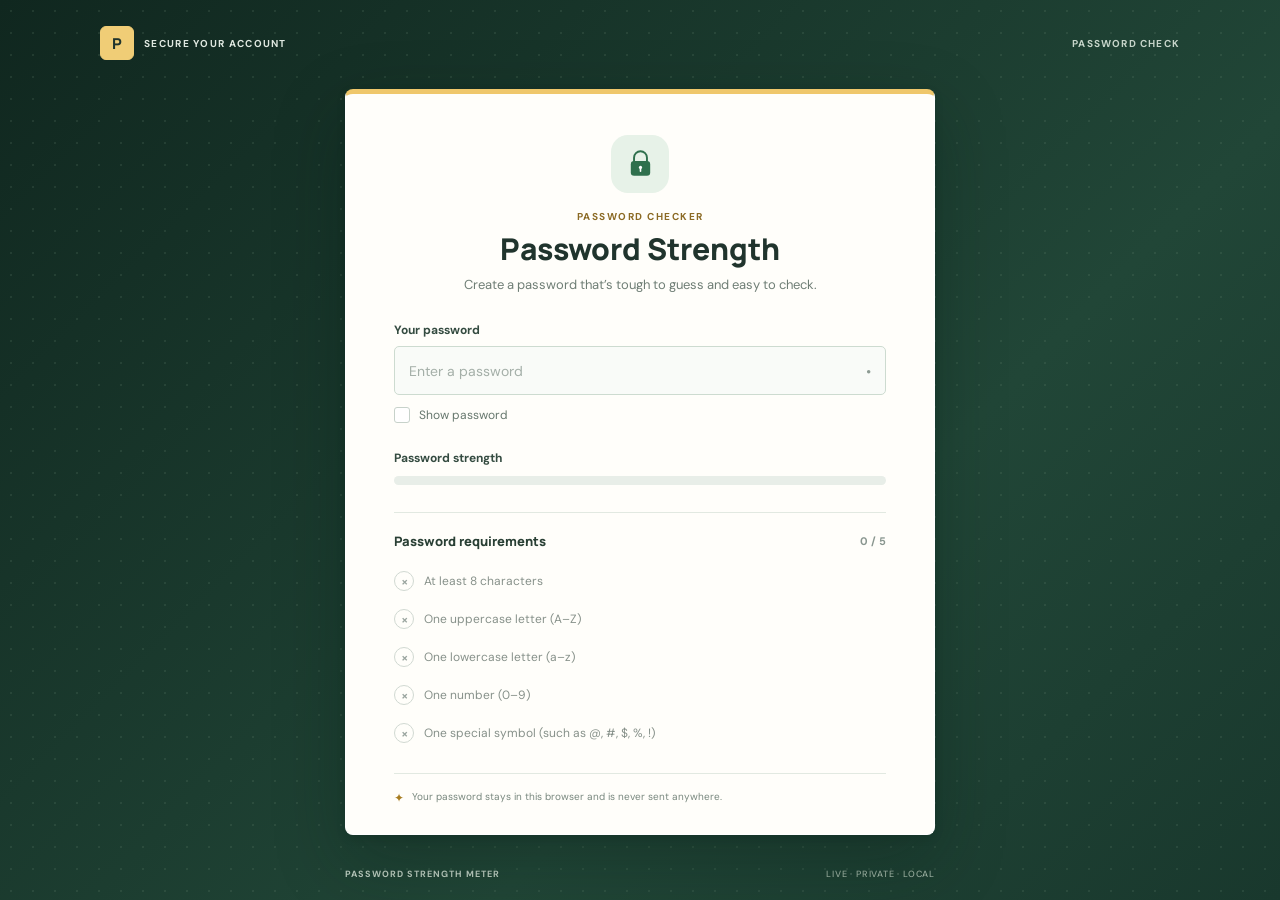
<file: FRONT END MID TERM 2/password-strength-meter/index.html>
<!DOCTYPE html>
<html lang="en">
<head>
  <meta charset="UTF-8">
  <meta name="viewport" content="width=device-width, initial-scale=1.0">
  <meta name="theme-color" content="#f2f6f2">
  <title>Password Strength Meter</title>
  <link rel="preconnect" href="https://fonts.googleapis.com">
  <link rel="preconnect" href="https://fonts.gstatic.com" crossorigin>
  <link href="https://fonts.googleapis.com/css2?family=DM+Sans:wght@400;500;600;700&family=Manrope:wght@500;600;700;800&display=swap" rel="stylesheet">
  <link rel="stylesheet" href="style.css">
  <script src="script.js" defer></script>
</head>
<body>
  <main class="page-shell">
    <header class="topline">
      <a class="brand" href="#main" aria-label="Password Strength Meter home">
        <span class="brand-mark" aria-hidden="true">P</span>
        <span>SECURE YOUR ACCOUNT</span>
      </a>
      <span class="topline-note">PASSWORD CHECK</span>
    </header>

    <section class="meter-card" id="main" aria-labelledby="page-title">
      <div class="card-heading">
        <div class="lock-illustration" aria-hidden="true">
          <svg viewBox="0 0 48 48" fill="none">
            <path d="M14 21v-6a10 10 0 0 1 20 0v6" stroke="currentColor" stroke-width="3" stroke-linecap="round"/>
            <rect x="9" y="20" width="30" height="23" rx="5" fill="currentColor"/>
            <circle cx="24" cy="30" r="2.5" fill="#fff"/>
            <path d="M24 32.5V36" stroke="#fff" stroke-width="2.5" stroke-linecap="round"/>
          </svg>
        </div>
        <p class="eyebrow">PASSWORD CHECKER</p>
        <h1 id="page-title">Password Strength</h1>
        <p class="intro">Create a password that’s tough to guess and easy to check.</p>
      </div>

      <form class="password-form" autocomplete="off" onsubmit="return false">
        <label class="field-label" for="password-input">Your password</label>
        <div class="input-shell">
          <input
            id="password-input"
            name="password"
            type="password"
            placeholder="Enter a password"
            autocomplete="new-password"
            aria-describedby="strength-label"
            spellcheck="false"
          >
          <span class="input-lock" aria-hidden="true">●</span>
        </div>

        <label class="visibility-toggle" for="show-password">
          <input id="show-password" type="checkbox">
          <span class="custom-checkbox" aria-hidden="true"></span>
          <span>Show password</span>
        </label>

        <div class="strength-block" aria-live="polite">
          <div class="strength-heading">
            <span class="field-label">Password strength</span>
            <span class="strength-label" id="strength-label"></span>
          </div>
          <div
            class="strength-track"
            id="strength-track"
            role="progressbar"
            aria-label="Password strength"
            aria-valuemin="0"
            aria-valuemax="5"
            aria-valuenow="0"
          >
            <span class="strength-fill" id="strength-fill"></span>
          </div>
        </div>
      </form>

      <div class="rules-section">
        <div class="rules-heading">
          <h2>Password requirements</h2>
          <span id="rules-count" class="rules-count">0 / 5</span>
        </div>
        <ul class="rules-list" id="rules-list" aria-live="polite">
          <li class="rule" data-rule="length">
            <span class="rule-icon" aria-hidden="true">×</span>
            <span>At least 8 characters</span>
          </li>
          <li class="rule" data-rule="uppercase">
            <span class="rule-icon" aria-hidden="true">×</span>
            <span>One uppercase letter (A–Z)</span>
          </li>
          <li class="rule" data-rule="lowercase">
            <span class="rule-icon" aria-hidden="true">×</span>
            <span>One lowercase letter (a–z)</span>
          </li>
          <li class="rule" data-rule="number">
            <span class="rule-icon" aria-hidden="true">×</span>
            <span>One number (0–9)</span>
          </li>
          <li class="rule" data-rule="special">
            <span class="rule-icon" aria-hidden="true">×</span>
            <span>One special symbol (such as @, #, $, %, !)</span>
          </li>
        </ul>
      </div>

      <p class="privacy-note"><span aria-hidden="true">✦</span> Your password stays in this browser and is never sent anywhere.</p>
    </section>

    <footer class="page-footer">PASSWORD STRENGTH METER <span>LIVE · PRIVATE · LOCAL</span></footer>
  </main>
</body>
</html>
</file>
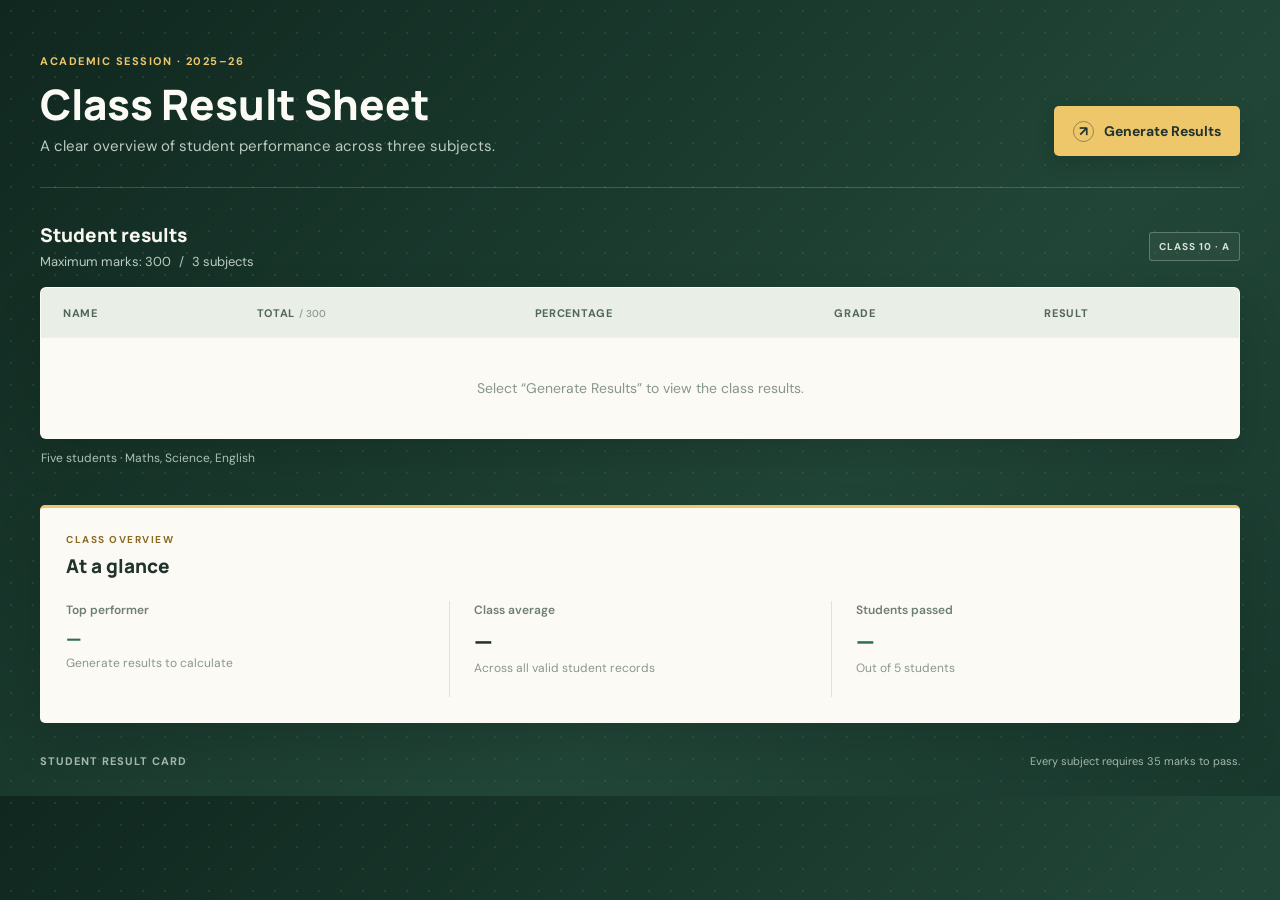
<file: FRONT END MID TERM 2/student-result-card/index.html>
<!DOCTYPE html>
<html lang="en">
<head>
  <meta charset="UTF-8">
  <meta name="viewport" content="width=device-width, initial-scale=1.0">
  <meta name="theme-color" content="#f4f7f5">
  <title>Student Result Card | Class Result Sheet</title>
  <link rel="preconnect" href="https://fonts.googleapis.com">
  <link rel="preconnect" href="https://fonts.gstatic.com" crossorigin>
  <link href="https://fonts.googleapis.com/css2?family=DM+Sans:wght@400;500;600;700&family=Manrope:wght@500;600;700;800&display=swap" rel="stylesheet">
  <link rel="stylesheet" href="style.css">
  <script src="script.js" defer></script>
</head>
<body>
  <main class="page-shell">
    <header class="page-header">
      <div>
        <p class="eyebrow">ACADEMIC SESSION · 2025–26</p>
        <h1>Class Result Sheet</h1>
        <p class="intro">A clear overview of student performance across three subjects.</p>
      </div>
      <button class="generate-button" id="generate-button" type="button">
        <span class="button-icon" aria-hidden="true">↗</span>
        Generate Results
      </button>
    </header>

    <section class="results-section" aria-labelledby="results-heading">
      <div class="section-heading">
        <div>
          <h2 id="results-heading">Student results</h2>
          <p>Maximum marks: 300 <span class="separator">/</span> 3 subjects</p>
        </div>
        <span class="class-tag">CLASS 10 · A</span>
      </div>

      <div class="table-wrap">
        <table>
          <caption class="visually-hidden">Student totals, percentage, grade, and pass or fail result</caption>
          <thead>
            <tr>
              <th scope="col">Name</th>
              <th scope="col">Total <span class="th-subtext">/ 300</span></th>
              <th scope="col">Percentage</th>
              <th scope="col">Grade</th>
              <th scope="col">Result</th>
            </tr>
          </thead>
          <tbody id="results-body">
            <tr class="empty-row">
              <td colspan="5">Select “Generate Results” to view the class results.</td>
            </tr>
          </tbody>
        </table>
      </div>
      <p class="table-note" id="table-note" aria-live="polite">Five students · Maths, Science, English</p>
    </section>

    <section class="summary-section" aria-labelledby="summary-heading" aria-live="polite">
      <div class="summary-title">
        <p class="eyebrow">CLASS OVERVIEW</p>
        <h2 id="summary-heading">At a glance</h2>
      </div>
      <div class="summary-grid" id="summary-grid">
        <article class="summary-item topper-item">
          <span class="summary-label">Top performer</span>
          <strong class="summary-value" id="topper-value">—</strong>
          <span class="summary-detail" id="topper-detail">Generate results to calculate</span>
        </article>
        <article class="summary-item average-item">
          <span class="summary-label">Class average</span>
          <strong class="summary-value" id="average-value">—</strong>
          <span class="summary-detail">Across all valid student records</span>
        </article>
        <article class="summary-item pass-item">
          <span class="summary-label">Students passed</span>
          <strong class="summary-value" id="passed-value">—</strong>
          <span class="summary-detail" id="passed-detail">Out of 5 students</span>
        </article>
      </div>
    </section>

    <footer class="page-footer">
      <span>STUDENT RESULT CARD</span>
      <span>Every subject requires 35 marks to pass.</span>
    </footer>
  </main>
</body>
</html>
</file>
<file: FRONT END MID TERM 2/password-strength-meter/style.css>
:root {
  color-scheme: light;
  --ink: #20352f;
  --muted: #788780;
  --line: #e2e9e3;
  --paper: #fff;
  --green: #23734f;
  --green-soft: #e9f5ed;
  --red: #d34b4c;
  --orange: #e18b2f;
  --font-body: "DM Sans", sans-serif;
  --font-display: "Manrope", sans-serif;
}

* {
  box-sizing: border-box;
}

body {
  min-width: 320px;
  min-height: 100vh;
  margin: 0;
  background-color: #f2f6f2;
  background-image: linear-gradient(130deg, #f8faf7 0%, #edf4ef 52%, #f6f7f0 100%);
  color: var(--ink);
  font-family: var(--font-body);
  -webkit-font-smoothing: antialiased;
}

button,
input {
  font: inherit;
}

.page-shell {
  width: min(100% - 40px, 1000px);
  min-height: 100vh;
  display: flex;
  flex-direction: column;
  margin: 0 auto;
  padding: 27px 0 22px;
}

.topline,
.brand,
.page-footer {
  display: flex;
  align-items: center;
  justify-content: space-between;
}

.topline {
  min-height: 32px;
  margin-bottom: 27px;
  animation: fade-down 400ms ease-out both;
}

.brand {
  justify-content: flex-start;
  gap: 10px;
  color: #64746b;
  font-size: 10px;
  font-weight: 700;
  letter-spacing: 1.3px;
  text-decoration: none;
}

.brand-mark {
  display: grid;
  width: 30px;
  height: 30px;
  place-items: center;
  border-radius: 50%;
  background: var(--green);
  color: #fff;
  font-family: var(--font-display);
  font-size: 15px;
  font-weight: 800;
  letter-spacing: 0;
}

.topline-note {
  color: #91a096;
  font-size: 10px;
  font-weight: 700;
  letter-spacing: 1.2px;
}

.meter-card {
  width: min(100%, 560px);
  margin: auto;
  padding: 38px 44px 25px;
  border: 1px solid #e7ece7;
  border-top: 4px solid var(--green);
  border-radius: 7px;
  background: var(--paper);
  box-shadow: 0 22px 65px #25453612, 0 3px 8px #25453608;
  animation: rise-in 500ms 60ms ease-out both;
}

.card-heading {
  text-align: center;
}

.lock-illustration {
  display: grid;
  width: 54px;
  height: 54px;
  place-items: center;
  margin: 0 auto 15px;
  border-radius: 50%;
  background: #eaf5ee;
  color: var(--green);
}

.lock-illustration svg {
  width: 31px;
  height: 31px;
}

.eyebrow {
  margin: 0 0 7px;
  color: var(--green);
  font-size: 10px;
  font-weight: 700;
  letter-spacing: 1.5px;
}

h1,
h2,
p {
  margin-top: 0;
}

h1,
h2 {
  font-family: var(--font-display);
}

h1 {
  margin-bottom: 8px;
  font-size: 27px;
  font-weight: 800;
  line-height: 1.25;
}

.intro {
  margin-bottom: 27px;
  color: var(--muted);
  font-size: 13px;
  line-height: 1.55;
}

.password-form {
  margin: 0;
}

.field-label {
  display: block;
  color: #43574e;
  font-size: 12px;
  font-weight: 700;
}

.input-shell {
  position: relative;
  margin-top: 8px;
}

.input-shell input {
  width: 100%;
  height: 49px;
  padding: 0 45px 0 14px;
  border: 1px solid #d6e0d9;
  border-radius: 4px;
  outline: 0;
  background: #fcfdfc;
  color: var(--ink);
  font-size: 14px;
  transition: border-color 160ms ease, box-shadow 160ms ease, background-color 160ms ease;
}

.input-shell input::placeholder {
  color: #a4afa8;
}

.input-shell input:focus {
  border-color: #4b9a70;
  background: #fff;
  box-shadow: 0 0 0 3px #4b9a701a;
}

.input-lock {
  position: absolute;
  top: 50%;
  right: 15px;
  transform: translateY(-50%);
  color: #8d9b93;
  font-size: 8px;
}

.visibility-toggle {
  display: inline-flex;
  align-items: center;
  gap: 9px;
  margin-top: 12px;
  color: #718078;
  cursor: pointer;
  font-size: 12px;
  user-select: none;
}

.visibility-toggle input {
  position: absolute;
  width: 1px;
  height: 1px;
  opacity: 0;
}

.custom-checkbox {
  display: grid;
  width: 16px;
  height: 16px;
  place-items: center;
  border: 1px solid #c7d2ca;
  border-radius: 3px;
  background: #fff;
  transition: background-color 140ms ease, border-color 140ms ease;
}

.custom-checkbox::after {
  content: "";
  width: 7px;
  height: 4px;
  transform: rotate(-45deg) translateY(-1px);
  border-bottom: 2px solid #fff;
  border-left: 2px solid #fff;
  opacity: 0;
}

.visibility-toggle input:checked + .custom-checkbox {
  border-color: var(--green);
  background: var(--green);
}

.visibility-toggle input:checked + .custom-checkbox::after {
  opacity: 1;
}

.visibility-toggle input:focus-visible + .custom-checkbox {
  outline: 3px solid #91c6aa;
  outline-offset: 2px;
}

.strength-block {
  margin-top: 24px;
}

.strength-heading {
  display: flex;
  min-height: 18px;
  align-items: center;
  justify-content: space-between;
  gap: 12px;
  margin-bottom: 9px;
}

.strength-label {
  font-size: 12px;
  font-weight: 700;
}

.strength-label.weak {
  color: var(--red);
}

.strength-label.medium {
  color: var(--orange);
}

.strength-label.strong {
  color: var(--green);
}

.strength-track {
  height: 7px;
  overflow: hidden;
  border-radius: 999px;
  background: #e9eeea;
}

.strength-fill {
  display: block;
  width: 0;
  height: 100%;
  border-radius: inherit;
  background: var(--red);
  transition: width 320ms cubic-bezier(0.2, 0.8, 0.2, 1), background-color 240ms ease;
}

.strength-fill.weak {
  background: var(--red);
}

.strength-fill.medium {
  background: var(--orange);
}

.strength-fill.strong {
  background: var(--green);
}

.rules-section {
  margin-top: 29px;
  padding-top: 20px;
  border-top: 1px solid #edf1ed;
}

.rules-heading {
  display: flex;
  align-items: center;
  justify-content: space-between;
  gap: 12px;
  margin-bottom: 12px;
}

.rules-heading h2 {
  margin: 0;
  color: #34483f;
  font-size: 13px;
  font-weight: 800;
}

.rules-count {
  color: #89968f;
  font-size: 11px;
  font-variant-numeric: tabular-nums;
  font-weight: 700;
}

.rules-list {
  display: grid;
  gap: 0;
  margin: 0;
  padding: 0;
  list-style: none;
}

.rule {
  display: flex;
  min-height: 36px;
  align-items: center;
  gap: 10px;
  color: #89948e;
  font-size: 12px;
  transition: color 160ms ease;
}

.rule-icon {
  display: grid;
  width: 18px;
  height: 18px;
  flex: 0 0 18px;
  place-items: center;
  border: 1px solid #d4dcd6;
  border-radius: 50%;
  color: #9aa59f;
  font-size: 13px;
  font-weight: 600;
  line-height: 1;
  transition: background-color 160ms ease, border-color 160ms ease, color 160ms ease, transform 160ms ease;
}

.rule.is-met {
  color: #3a604a;
}

.rule.is-met .rule-icon {
  transform: scale(1.03);
  border-color: #7cbd95;
  background: var(--green-soft);
  color: var(--green);
  font-size: 11px;
}

.privacy-note {
  display: flex;
  align-items: flex-start;
  gap: 8px;
  margin: 21px 0 0;
  padding-top: 15px;
  border-top: 1px solid #edf1ed;
  color: #89968f;
  font-size: 10px;
  line-height: 1.5;
}

.privacy-note span {
  color: #78a286;
  font-size: 12px;
}

.page-footer {
  width: min(100%, 560px);
  margin: 27px auto 0;
  color: #94a097;
  font-size: 9px;
  font-weight: 700;
  letter-spacing: 1px;
}

.page-footer span {
  font-size: 9px;
  font-weight: 500;
  letter-spacing: 0.8px;
}

@keyframes rise-in {
  from { opacity: 0; transform: translateY(10px); }
  to { opacity: 1; transform: translateY(0); }
}

@keyframes fade-down {
  from { opacity: 0; transform: translateY(-5px); }
  to { opacity: 1; transform: translateY(0); }
}

@media (max-width: 560px) {
  .page-shell {
    width: min(100% - 28px, 440px);
    padding-top: 18px;
    padding-bottom: 15px;
  }

  .topline {
    margin-bottom: 18px;
  }

  .meter-card {
    padding: 29px 22px 22px;
  }

  h1 {
    font-size: 24px;
  }

  .intro {
    max-width: 32ch;
    margin-right: auto;
    margin-left: auto;
  }

  .page-footer {
    gap: 10px;
    font-size: 8px;
  }

  .page-footer span {
    font-size: 8px;
  }
}

@media (prefers-reduced-motion: reduce) {
  *,
  *::before,
  *::after {
    scroll-behavior: auto !important;
    animation-duration: 0.01ms !important;
    animation-iteration-count: 1 !important;
    transition-duration: 0.01ms !important;
  }
}

/* Secure-account theme */
:root {
  --ink: #20342d;
  --muted: #6f7e75;
  --line: #dce5dc;
  --paper: #fbfaf4;
  --green: #2f704d;
  --green-soft: #e4f1e7;
  --red: #c84947;
  --orange: #d88028;
}

body {
  background-color: #17352b;
  background-image: radial-gradient(#6f8e782e 0.8px, transparent 0.8px), linear-gradient(135deg, #10271f, #214637 64%, #19382d);
  background-size: 22px 22px, auto;
}

.page-shell {
  width: min(100% - 48px, 1080px);
  padding-top: 25px;
  padding-bottom: 20px;
}

.topline {
  min-height: 36px;
  margin-bottom: 22px;
}

.brand {
  color: #e0e9e1;
}

.brand-mark {
  width: 34px;
  height: 34px;
  border: 1px solid #f0cd76;
  border-radius: 6px;
  background: #f0cd76;
  color: #20342d;
}

.topline-note {
  color: #c7d5ca;
}

.meter-card {
  width: min(100%, 590px);
  padding: 41px 48px 27px;
  border: 1px solid #ffffff;
  border-top: 5px solid #efc76b;
  border-radius: 8px;
  background: #fffefa;
  box-shadow: 0 25px 70px #081b134d, 0 3px 8px #081b1326;
}

.lock-illustration {
  width: 58px;
  height: 58px;
  margin-bottom: 17px;
  border-radius: 17px;
  background: #e7f2e8;
  color: #2f704d;
}

.eyebrow {
  color: #8b6a24;
}

h1 {
  color: #20342d;
  font-size: 30px;
}

.intro {
  color: #6f7e75;
}

.field-label {
  color: #344b40;
}

.input-shell input {
  border-color: #cddbd0;
  border-radius: 5px;
  background: #f9fbf8;
}

.input-shell input:focus {
  border-color: #43835e;
  box-shadow: 0 0 0 3px #43835e24;
}

.visibility-toggle {
  color: #66776d;
}

.strength-block {
  margin-top: 26px;
}

.strength-track {
  height: 9px;
  background: #e8eee8;
}

.strength-fill.weak {
  background: var(--red);
}

.strength-fill.medium {
  background: var(--orange);
}

.strength-fill.strong {
  background: var(--green);
}

.rules-section {
  margin-top: 27px;
  padding-top: 19px;
  border-top-color: #e2e9e1;
}

.rules-heading h2 {
  color: #293f34;
}

.rule {
  min-height: 38px;
  color: #87918a;
}

.rule-icon {
  width: 20px;
  height: 20px;
  flex-basis: 20px;
  border-color: #d1d9d2;
}

.rule.is-met {
  color: #3a604a;
}

.rule.is-met .rule-icon {
  border-color: #7cbd95;
  background: #e4f1e7;
  color: #2f704d;
}

.privacy-note {
  border-top-color: #e2e9e1;
  color: #78877e;
}

.privacy-note span {
  color: #a77c20;
}

.page-footer {
  width: min(100%, 590px);
  color: #c0d0c3;
}

.page-footer span {
  color: #9fb3a4;
}

@media (max-width: 560px) {
  .page-shell {
    width: min(100% - 28px, 440px);
    padding-top: 17px;
  }

  .meter-card {
    padding: 31px 23px 23px;
  }

  h1 {
    font-size: 26px;
  }
}
</file>
<file: FRONT END MID TERM 2/student-result-card/style.css>
:root {
  color-scheme: light;
  --ink: #1d302d;
  --muted: #71807a;
  --line: #e2e9e5;
  --paper: #ffffff;
  --canvas: #f4f7f5;
  --green: #246b50;
  --green-soft: #e7f4ed;
  --red: #b9443e;
  --red-soft: #fff0ee;
  --gold: #d3a33f;
  --font-body: "DM Sans", sans-serif;
  --font-display: "Manrope", sans-serif;
}

* {
  box-sizing: border-box;
}

body {
  min-width: 320px;
  margin: 0;
  background-color: var(--canvas);
  background-image: radial-gradient(#dbe7df 0.7px, transparent 0.7px);
  background-size: 19px 19px;
  color: var(--ink);
  font-family: var(--font-body);
  -webkit-font-smoothing: antialiased;
}

button,
table {
  font: inherit;
}

.page-shell {
  width: min(1120px, calc(100% - 48px));
  margin: 0 auto;
  padding: 66px 0 28px;
}

.page-header {
  display: flex;
  align-items: flex-end;
  justify-content: space-between;
  gap: 24px;
  padding-bottom: 36px;
  border-bottom: 1px solid #d9e3dd;
  animation: rise-in 500ms ease-out both;
}

.eyebrow {
  margin: 0 0 12px;
  color: var(--green);
  font-size: 11px;
  font-weight: 700;
  letter-spacing: 1.5px;
}

h1,
h2,
p {
  margin-top: 0;
}

h1,
h2,
.summary-value {
  font-family: var(--font-display);
}

h1 {
  margin-bottom: 8px;
  font-size: 38px;
  font-weight: 800;
  line-height: 1.15;
}

.intro {
  margin-bottom: 0;
  color: var(--muted);
  font-size: 15px;
}

.generate-button {
  display: inline-flex;
  min-height: 48px;
  align-items: center;
  justify-content: center;
  gap: 10px;
  padding: 0 19px;
  border: 0;
  border-radius: 4px;
  background: var(--green);
  box-shadow: 0 4px 10px #246b5026;
  color: #fff;
  cursor: pointer;
  font-size: 14px;
  font-weight: 700;
  transition: background-color 160ms ease, transform 160ms ease, box-shadow 160ms ease;
}

.generate-button:hover {
  transform: translateY(-1px);
  background: #1d5941;
  box-shadow: 0 7px 14px #246b5030;
}

.generate-button:focus-visible {
  outline: 3px solid #91c6aa;
  outline-offset: 3px;
}

.button-icon {
  display: inline-grid;
  width: 21px;
  height: 21px;
  place-items: center;
  border: 1px solid #ffffff70;
  border-radius: 50%;
  font-size: 14px;
  line-height: 1;
}

.results-section {
  margin-top: 34px;
  animation: rise-in 600ms 80ms ease-out both;
}

.section-heading {
  display: flex;
  align-items: center;
  justify-content: space-between;
  gap: 18px;
  margin-bottom: 17px;
}

.section-heading h2,
.summary-title h2 {
  margin-bottom: 5px;
  font-size: 19px;
  font-weight: 800;
}

.section-heading p {
  margin-bottom: 0;
  color: var(--muted);
  font-size: 13px;
}

.separator {
  padding: 0 5px;
  color: #b3c0b9;
}

.class-tag {
  padding: 7px 9px;
  border: 1px solid #dce5df;
  border-radius: 3px;
  color: #60736a;
  font-size: 10px;
  font-weight: 700;
  letter-spacing: 1px;
  white-space: nowrap;
}

.table-wrap {
  overflow: hidden;
  border: 1px solid var(--line);
  border-radius: 5px;
  background: var(--paper);
  box-shadow: 0 8px 24px #203b2e0a;
}

table {
  width: 100%;
  border-collapse: collapse;
  text-align: left;
}

th {
  height: 49px;
  padding: 0 22px;
  background: #f0f5f1;
  color: #64746b;
  font-size: 11px;
  font-weight: 700;
  letter-spacing: 0.7px;
  text-transform: uppercase;
}

td {
  height: 62px;
  padding: 10px 22px;
  border-top: 1px solid #edf1ee;
  color: #40514a;
  font-size: 14px;
  font-variant-numeric: tabular-nums;
}

tbody tr {
  transition: background-color 180ms ease;
}

tbody tr:not(.empty-row):hover {
  background: #f8faf8;
}

.student-name {
  color: var(--ink);
  font-weight: 700;
}

.percentage-cell {
  font-weight: 600;
}

.grade-cell {
  font-family: var(--font-display);
  font-weight: 800;
}

.result-badge {
  display: inline-flex;
  min-width: 60px;
  align-items: center;
  justify-content: center;
  padding: 6px 9px;
  border-radius: 3px;
  font-size: 10px;
  font-weight: 800;
  letter-spacing: 0.6px;
}

.pass-row .result-badge {
  background: var(--green-soft);
  color: var(--green);
}

.fail-row {
  background: var(--red-soft);
}

.fail-row td {
  border-top-color: #f6d8d4;
  color: #87423e;
}

.fail-row .student-name,
.fail-row .grade-cell {
  color: #9c3934;
}

.fail-row:hover {
  background: #ffe9e6 !important;
}

.fail-row .result-badge,
.invalid-row .result-badge {
  background: #f8d9d5;
  color: #a23530;
}

.invalid-row {
  background: #fff8e9;
}

.invalid-row td {
  color: #7a5a20;
}

.empty-row td {
  height: 100px;
  color: #89968f;
  text-align: center;
}

.th-subtext {
  color: #89988f;
  font-size: 10px;
  font-weight: 500;
  letter-spacing: 0;
}

.table-note {
  margin: 11px 1px 0;
  color: #85928b;
  font-size: 12px;
}

.summary-section {
  margin-top: 39px;
  padding: 25px 26px 26px;
  border-top: 3px solid var(--green);
  background: var(--paper);
  box-shadow: 0 8px 24px #203b2e0a;
  animation: rise-in 600ms 160ms ease-out both;
}

.summary-title {
  margin-bottom: 22px;
}

.summary-title .eyebrow {
  margin-bottom: 7px;
  font-size: 10px;
}

.summary-title h2 {
  margin-bottom: 0;
}

.summary-grid {
  display: grid;
  grid-template-columns: repeat(3, minmax(0, 1fr));
}

.summary-item {
  display: flex;
  min-height: 96px;
  flex-direction: column;
  align-items: flex-start;
  padding: 1px 24px;
  border-left: 1px solid var(--line);
}

.summary-item:first-child {
  padding-left: 0;
  border-left: 0;
}

.summary-label {
  margin-bottom: 8px;
  color: var(--muted);
  font-size: 12px;
  font-weight: 600;
}

.summary-value {
  margin-bottom: 4px;
  color: var(--ink);
  font-size: 24px;
  font-weight: 800;
  line-height: 1.25;
}

.topper-item .summary-value {
  color: var(--green);
  font-size: 20px;
}

.pass-item .summary-value {
  color: var(--green);
}

.summary-detail {
  color: #89968f;
  font-size: 12px;
}

.page-footer {
  display: flex;
  justify-content: space-between;
  gap: 16px;
  margin-top: 31px;
  color: #849189;
  font-size: 11px;
}

.page-footer span:first-child {
  font-weight: 700;
  letter-spacing: 1px;
}

.visually-hidden {
  position: absolute;
  width: 1px;
  height: 1px;
  overflow: hidden;
  clip: rect(0, 0, 0, 0);
  white-space: nowrap;
  clip-path: inset(50%);
}

@keyframes rise-in {
  from {
    opacity: 0;
    transform: translateY(9px);
  }
  to {
    opacity: 1;
    transform: translateY(0);
  }
}

@media (max-width: 650px) {
  .page-shell {
    width: min(100% - 32px, 540px);
    padding-top: 38px;
  }

  .page-header {
    align-items: flex-start;
    flex-direction: column;
    gap: 20px;
    padding-bottom: 25px;
  }

  h1 {
    font-size: 31px;
  }

  .intro {
    max-width: 34ch;
    font-size: 14px;
    line-height: 1.55;
  }

  .generate-button {
    width: 100%;
  }

  .results-section {
    margin-top: 28px;
  }

  .table-wrap {
    overflow-x: auto;
    border-radius: 4px;
  }

  table {
    min-width: 590px;
  }

  th,
  td {
    padding-right: 14px;
    padding-left: 14px;
  }

  .summary-section {
    margin-top: 30px;
    padding: 22px 18px;
  }

  .summary-grid {
    grid-template-columns: 1fr;
  }

  .summary-item,
  .summary-item:first-child {
    min-height: 0;
    padding: 15px 0;
    border-top: 1px solid var(--line);
    border-left: 0;
  }

  .summary-item:first-child {
    padding-top: 0;
    border-top: 0;
  }

  .summary-value {
    font-size: 22px;
  }

  .page-footer {
    flex-direction: column;
    gap: 7px;
    margin-top: 23px;
  }
}

@media (prefers-reduced-motion: reduce) {
  *,
  *::before,
  *::after {
    scroll-behavior: auto !important;
    animation-duration: 0.01ms !important;
    animation-iteration-count: 1 !important;
    transition-duration: 0.01ms !important;
  }
}

/* Editorial result-sheet theme */
:root {
  --ink: #20342d;
  --muted: #6f7e75;
  --line: #dce5dc;
  --paper: #fbfaf4;
  --canvas: #17352b;
  --green: #2f704d;
  --green-soft: #e4f1e7;
  --red: #a83e38;
  --red-soft: #f9e9e5;
  --gold: #efc76b;
}

body {
  background-color: #17352b;
  background-image: radial-gradient(#6f8e782e 0.8px, transparent 0.8px), linear-gradient(135deg, #10271f, #214637 64%, #19382d);
  background-size: 22px 22px, auto;
}

.page-shell {
  width: min(1200px, calc(100% - 64px));
  padding-top: 54px;
}

.page-header {
  padding-bottom: 31px;
  border-bottom-color: #ffffff2c;
}

.eyebrow {
  color: var(--gold);
}

h1 {
  color: #fbfaf4;
  font-size: 42px;
}

.intro {
  color: #bbcbc1;
}

.generate-button {
  min-height: 50px;
  border-radius: 5px;
  background: var(--gold);
  box-shadow: 0 7px 18px #091a1233;
  color: #20342d;
}

.generate-button:hover {
  background: #f7d783;
  box-shadow: 0 9px 22px #091a1244;
}

.generate-button:focus-visible {
  outline-color: #f5d477;
}

.button-icon {
  border-color: #20342d70;
}

.section-heading h2,
.summary-title h2 {
  color: #f8f7ef;
}

.section-heading p {
  color: #bbcbc1;
}

.class-tag {
  border-color: #ffffff42;
  background: #ffffff0b;
  color: #d8e1da;
}

.table-wrap {
  border-color: #ffffff25;
  border-radius: 6px;
  background: var(--paper);
  box-shadow: 0 18px 42px #081b1333;
}

th {
  background: #e9eee7;
  color: #52665a;
}

tbody tr.pass-row:nth-child(even) {
  background: #f5f7f1;
}

tbody tr.pass-row:hover {
  background: #edf4ed;
}

.fail-row {
  background: var(--red-soft);
}

.fail-row:hover {
  background: #f5ded9 !important;
}

.table-note {
  color: #afc1b5;
}

.summary-section {
  border-top: 3px solid var(--gold);
  border-radius: 5px;
  background: var(--paper);
  box-shadow: 0 18px 42px #081b1333;
}

.summary-title .eyebrow {
  color: #8b6a24;
}

.summary-title h2 {
  color: var(--ink);
}

.summary-item {
  border-left-color: #dce5dc;
}

.topper-item .summary-value,
.pass-item .summary-value {
  color: #2f704d;
}

.page-footer {
  color: #a9beb0;
}

@media (max-width: 650px) {
  .page-shell {
    width: min(100% - 32px, 540px);
    padding-top: 34px;
  }

  h1 {
    font-size: 34px;
  }
}
</file>
